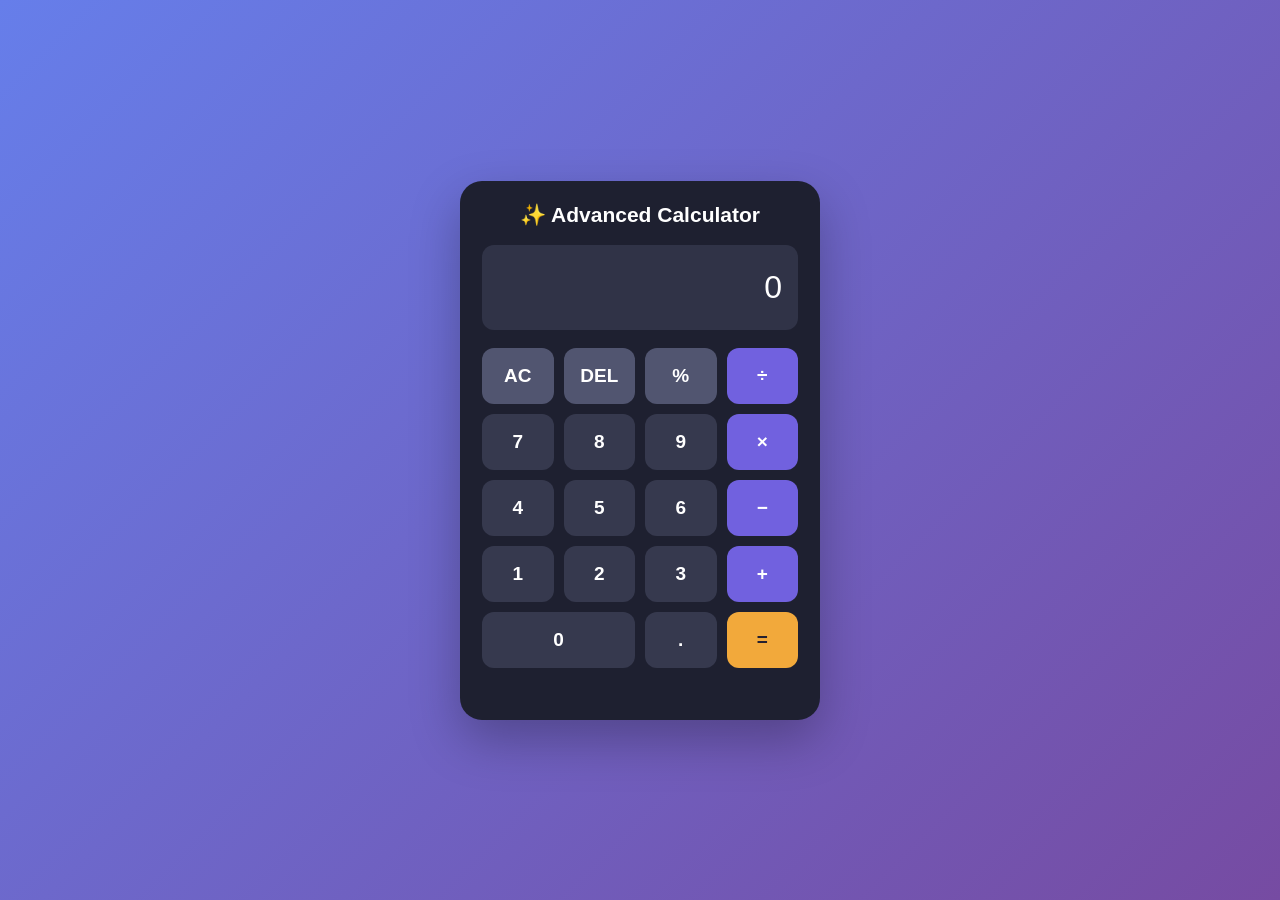
<file: advanced-calculator/index.html>
<!DOCTYPE html>
<html lang="en">
<head>
  <meta charset="UTF-8">
  <meta name="viewport" content="width=device-width, initial-scale=1.0">
  <title>Advanced Calculator | Sangeetha</title>
  <style>
    * { box-sizing: border-box; }

    body {
      margin: 0;
      min-height: 100vh;
      display: grid;
      place-items: center;
      padding: 20px;
      font-family: Arial, sans-serif;
      background: linear-gradient(135deg, #667eea, #764ba2);
    }

    .calculator {
      width: 100%;
      max-width: 360px;
      padding: 22px;
      border-radius: 22px;
      background: #1e2030;
      box-shadow: 0 20px 50px #0004;
    }

    h1 {
      color: white;
      font-size: 21px;
      text-align: center;
      margin: 0 0 18px;
    }

    #display {
      width: 100%;
      height: 85px;
      padding: 16px;
      margin-bottom: 18px;
      border: 0;
      border-radius: 12px;
      background: #303347;
      color: white;
      font-size: 32px;
      text-align: right;
      outline: none;
    }

    .buttons {
      display: grid;
      grid-template-columns: repeat(4, minmax(0, 1fr));
      gap: 10px;
    }

    button {
      min-height: 56px;
      border: 0;
      border-radius: 12px;
      font-size: 19px;
      font-weight: 600;
      background: #36394e;
      color: white;
      cursor: pointer;
    }

    button:hover { filter: brightness(1.2); }
    button:active { transform: scale(.97); }
    .utility { background: #515570; }
    .operator { background: #7161df; }
    .equals { background: #f2a93b; color: #242030; }
    .zero { grid-column: span 2; }

    #message {
      min-height: 18px;
      color: #ffcc77;
      font-size: 13px;
      text-align: center;
      margin: 12px 0 0;
    }
  </style>
</head>
<body>
  <main class="calculator">
    <h1>✨ Advanced Calculator</h1>

    <input id="display" type="text" value="0"
           aria-label="Calculator display" readonly>

    <div class="buttons">
      <button class="utility" data-action="clear">AC</button>
      <button class="utility" data-action="delete">DEL</button>
      <button class="utility" data-value="%">%</button>
      <button class="operator" data-value="÷">÷</button>

      <button data-value="7">7</button>
      <button data-value="8">8</button>
      <button data-value="9">9</button>
      <button class="operator" data-value="×">×</button>

      <button data-value="4">4</button>
      <button data-value="5">5</button>
      <button data-value="6">6</button>
      <button class="operator" data-value="-">−</button>

      <button data-value="1">1</button>
      <button data-value="2">2</button>
      <button data-value="3">3</button>
      <button class="operator" data-value="+">+</button>

      <button class="zero" data-value="0">0</button>
      <button data-value=".">.</button>
      <button class="equals" data-action="equals">=</button>
    </div>

    <p id="message" aria-live="polite"></p>
  </main>

  <script>
    const display = document.getElementById("display");
    const message = document.getElementById("message");
    let expression = "";
    let finished = false;

    function show() {
      display.value = expression || "0";
    }

    function clearAll() {
      expression = "";
      finished = false;
      message.textContent = "";
      show();
    }

    function calculate() {
      if (!expression) return;

      try {
        let input = expression.replace(/×/g, "*")
                              .replace(/÷/g, "/");

        if (!/^[0-9+\-*/%.()\s]+$/.test(input)) {
          throw new Error("Invalid expression");
        }

        // Evaluate only the calculator's validated arithmetic expression.
        const result = Function('"use strict"; return (' + input + ')')();

        if (typeof result !== "number" || !Number.isFinite(result)) {
          throw new Error("Invalid result");
        }

        expression = String(Number(result.toPrecision(12)));
        finished = true;
        message.textContent = "";
        show();
      } catch {
        message.textContent = "Invalid calculation. Press AC to restart.";
      }
    }

    document.querySelector(".buttons").addEventListener("click", event => {
      const button = event.target.closest("button");
      if (!button) return;

      const value = button.dataset.value;
      const action = button.dataset.action;
      message.textContent = "";

      if (action === "clear") {
        clearAll();
        return;
      }

      if (action === "delete") {
        expression = expression.slice(0, -1);
        finished = false;
        show();
        return;
      }

      if (action === "equals") {
        calculate();
        return;
      }

      if (value === "%") {
        const match = expression.match(/(\d+\.?\d*)$/);
        if (match) {
          const number = Number(match[0]) / 100;
          expression = expression.slice(0, -match[0].length) + number;
          finished = false;
          show();
        }
        return;
      }

      if (!value) return;

      if (finished && /[0-9.]/.test(value)) {
        expression = "";
      }
      finished = false;

      const operators = ["+", "-", "×", "÷"];

      if (operators.includes(value)) {
        if (!expression && value !== "-") return;

        if (operators.includes(expression.slice(-1))) {
          expression = expression.slice(0, -1);
        }
        expression += value;
      } else if (value === ".") {
        const currentNumber = expression.split(/[+\-×÷]/).pop();
        if (currentNumber.includes(".")) return;
        expression += currentNumber ? "." : "0.";
      } else {
        expression += value;
      }

      show();
    });
  </script>
</body>
</html>
</file>
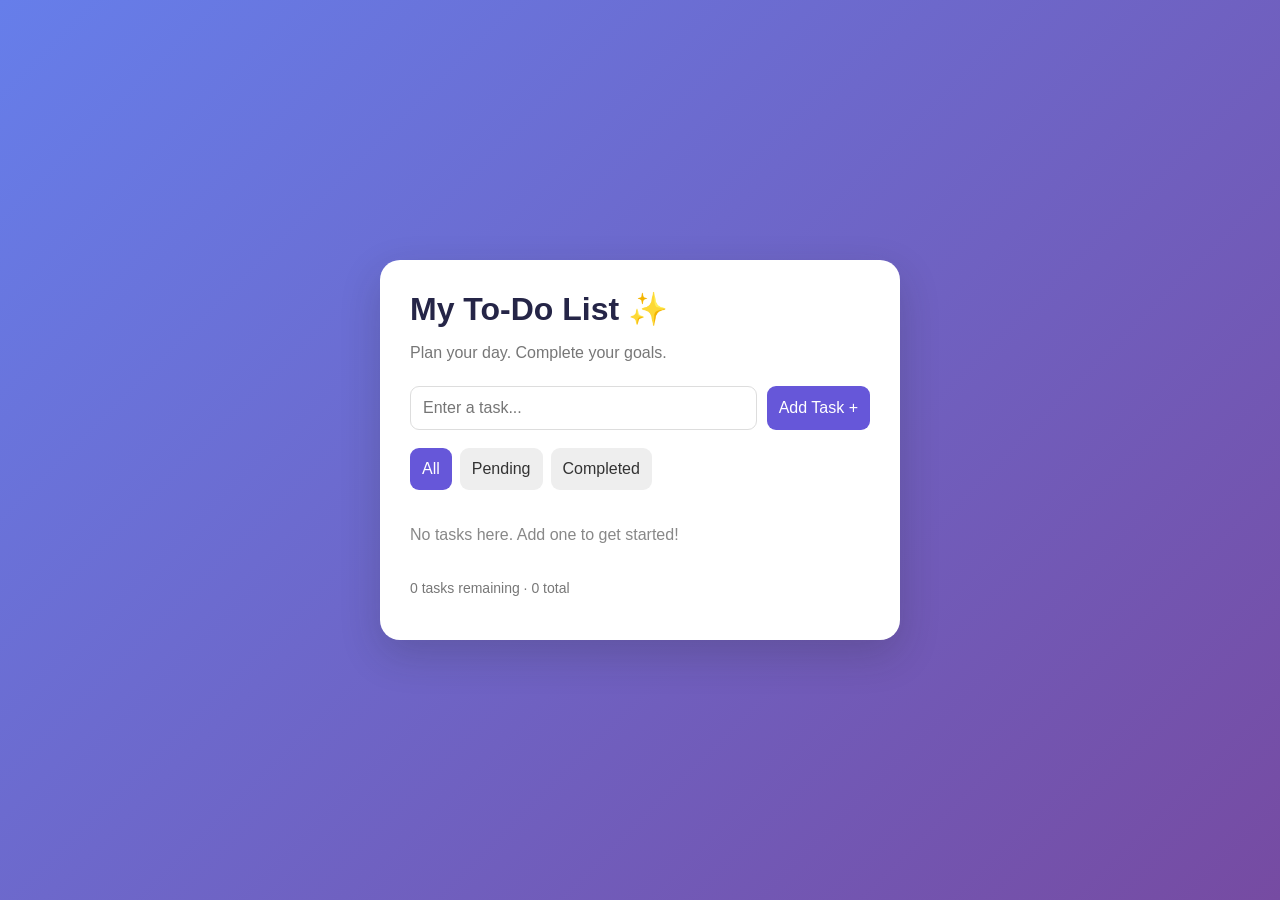
<file: advanced-todo-list/index.html>
<!DOCTYPE html>
<html lang="en">
<head>
  <meta charset="UTF-8">
  <meta name="viewport" content="width=device-width, initial-scale=1.0">
  <title>Advanced To-Do List | Sangeetha</title>
  <style>
    * { box-sizing: border-box; }

    body {
      margin: 0;
      min-height: 100vh;
      font-family: Arial, sans-serif;
      background: linear-gradient(135deg, #667eea, #764ba2);
      display: flex;
      justify-content: center;
      align-items: center;
      padding: 24px;
    }

    .app {
      width: 100%;
      max-width: 520px;
      background: white;
      padding: 30px;
      border-radius: 20px;
      box-shadow: 0 15px 40px #2223;
    }

    h1 { margin: 0 0 8px; color: #252547; }
    .subtitle { color: #777; margin-bottom: 24px; }

    .input-row {
      display: flex;
      gap: 10px;
    }

    input, select, button {
      font: inherit;
      border-radius: 9px;
      padding: 12px;
    }

    #taskInput {
      flex: 1;
      min-width: 0;
      border: 1px solid #ddd;
    }

    button {
      border: 0;
      cursor: pointer;
      background: #6657d9;
      color: white;
    }

    button:hover { opacity: 0.88; }

    .filters {
      display: flex;
      gap: 8px;
      margin: 18px 0;
      flex-wrap: wrap;
    }

    .filters button { background: #eee; color: #333; }
    .filters button.active { background: #6657d9; color: white; }

    #taskList { list-style: none; padding: 0; margin: 0; }

    .task {
      display: flex;
      align-items: center;
      gap: 10px;
      padding: 13px 0;
      border-bottom: 1px solid #eee;
    }

    .task input { width: 18px; height: 18px; }
    .task-text { flex: 1; overflow-wrap: anywhere; }
    .task.completed .task-text {
      text-decoration: line-through;
      color: #999;
    }

    .delete-btn { background: #ef4444; padding: 8px 10px; }
    #status { color: #777; font-size: 14px; margin-top: 18px; }

    @media (max-width: 420px) {
      .app { padding: 20px; }
      .input-row { flex-wrap: wrap; }
      #taskInput { flex-basis: 100%; }
    }
  </style>
</head>
<body>
  <main class="app">
    <h1>My To-Do List ✨</h1>
    <p class="subtitle">Plan your day. Complete your goals.</p>

    <form id="taskForm" class="input-row">
      <input id="taskInput" type="text"
             placeholder="Enter a task..." maxlength="150"
             aria-label="New task" required>
      <button type="submit">Add Task +</button>
    </form>

    <div class="filters" aria-label="Task filters">
      <button type="button" class="active" data-filter="all">All</button>
      <button type="button" data-filter="pending">Pending</button>
      <button type="button" data-filter="completed">Completed</button>
    </div>

    <ul id="taskList"></ul>
    <p id="status" aria-live="polite">0 tasks remaining</p>
  </main>

  <script>
    const form = document.getElementById("taskForm");
    const input = document.getElementById("taskInput");
    const list = document.getElementById("taskList");
    const status = document.getElementById("status");
    const filterButtons = document.querySelectorAll("[data-filter]");

    let tasks = JSON.parse(localStorage.getItem("sangeethaTasks") || "[]");
    let currentFilter = "all";

    function saveTasks() {
      localStorage.setItem("sangeethaTasks", JSON.stringify(tasks));
    }

    function renderTasks() {
      list.replaceChildren();

      const visibleTasks = tasks.filter(task => {
        if (currentFilter === "pending") return !task.completed;
        if (currentFilter === "completed") return task.completed;
        return true;
      });

      if (visibleTasks.length === 0) {
        const empty = document.createElement("li");
        empty.textContent = "No tasks here. Add one to get started!";
        empty.style.cssText = "padding:18px 0;color:#888";
        list.appendChild(empty);
      }

      visibleTasks.forEach(task => {
        const item = document.createElement("li");
        item.className = "task" + (task.completed ? " completed" : "");

        const checkbox = document.createElement("input");
        checkbox.type = "checkbox";
        checkbox.checked = task.completed;
        checkbox.setAttribute("aria-label", "Mark task complete");

        checkbox.addEventListener("change", () => {
          task.completed = checkbox.checked;
          saveTasks();
          renderTasks();
        });

        const text = document.createElement("span");
        text.className = "task-text";
        text.textContent = task.text;

        const remove = document.createElement("button");
        remove.type = "button";
        remove.className = "delete-btn";
        remove.textContent = "Delete";
        remove.setAttribute("aria-label", "Delete " + task.text);

        remove.addEventListener("click", () => {
          tasks = tasks.filter(item => item.id !== task.id);
          saveTasks();
          renderTasks();
        });

        item.append(checkbox, text, remove);
        list.appendChild(item);
      });

      const remaining = tasks.filter(task => !task.completed).length;
      status.textContent =
        `${remaining} task${remaining === 1 ? "" : "s"} remaining · ${tasks.length} total`;

      filterButtons.forEach(button => {
        button.classList.toggle(
          "active", button.dataset.filter === currentFilter
        );
      });
    }

    form.addEventListener("submit", event => {
      event.preventDefault();
      const text = input.value.trim();
      if (!text) return;

      tasks.push({
        id: Date.now() + Math.random(),
        text,
        completed: false
      });

      saveTasks();
      input.value = "";
      currentFilter = "all";
      renderTasks();
      input.focus();
    });

    filterButtons.forEach(button => {
      button.addEventListener("click", () => {
        currentFilter = button.dataset.filter;
        renderTasks();
      });
    });

    renderTasks();
  </script>
</body>
</html>
</file>
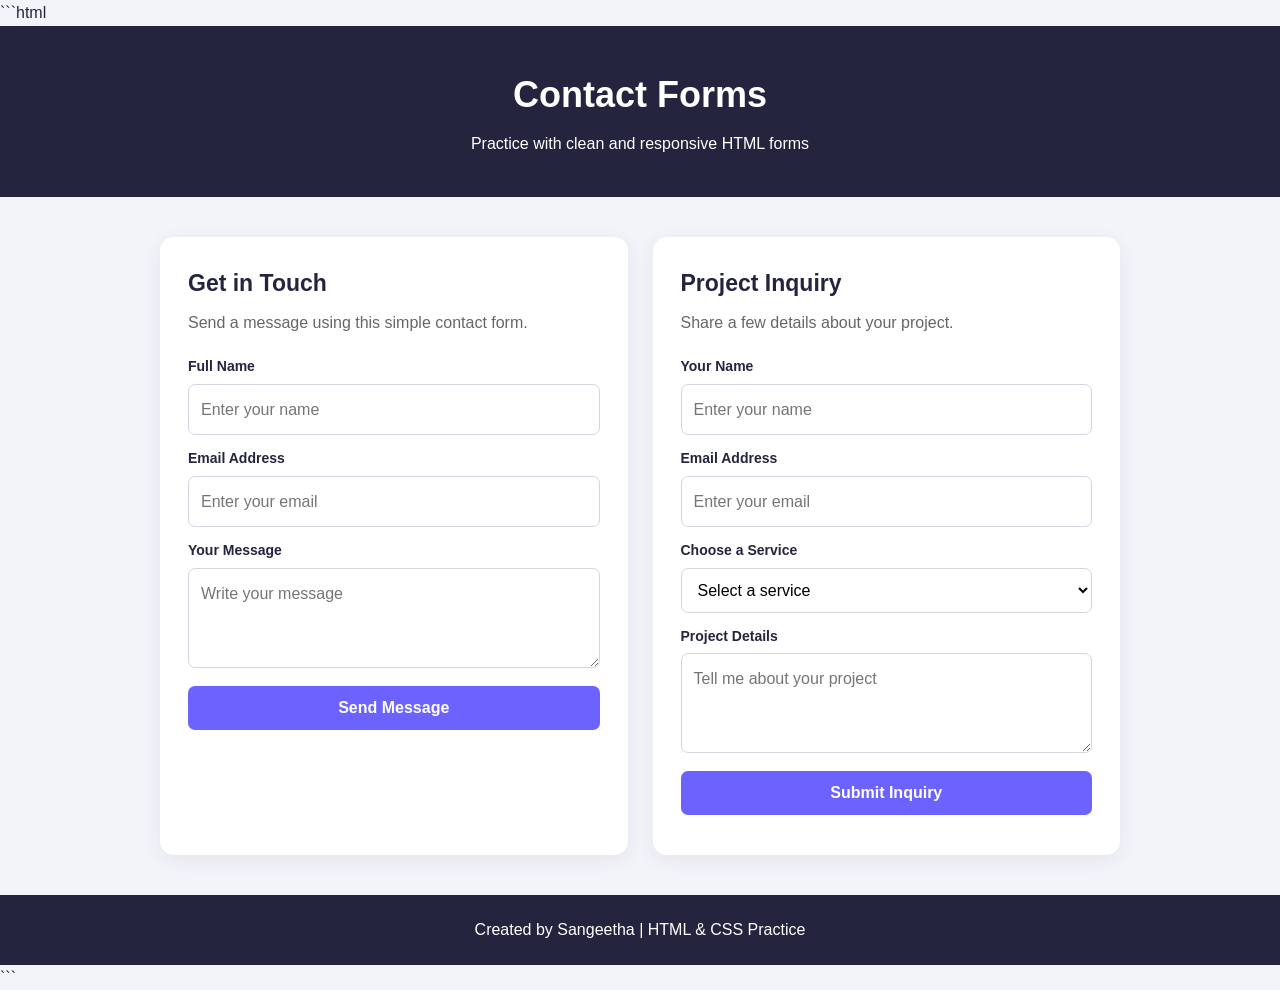
<file: contact-forms/index.html>
```html
<!DOCTYPE html>
<html lang="en">
<head>
    <meta charset="UTF-8">
    <meta name="viewport" content="width=device-width, initial-scale=1.0">
    <title>Contact Forms | Sangeetha</title>

    <style>
        * {
            margin: 0;
            padding: 0;
            box-sizing: border-box;
        }

        body {
            font-family: Arial, sans-serif;
            background: #f3f4fa;
            color: #24243e;
            line-height: 1.6;
        }

        header {
            background: #24243e;
            color: white;
            text-align: center;
            padding: 40px 20px;
        }

        header h1 {
            font-size: 36px;
            margin-bottom: 8px;
        }

        main {
            max-width: 1000px;
            margin: 40px auto;
            padding: 0 20px;
        }

        .forms-grid {
            display: grid;
            grid-template-columns: repeat(2, minmax(0, 1fr));
            gap: 25px;
        }

        .form-card {
            background: white;
            padding: 28px;
            border-radius: 14px;
            box-shadow: 0 5px 20px #24243e12;
        }

        .form-card h2 {
            margin-bottom: 8px;
            font-size: 23px;
        }

        .form-card > p {
            color: #666;
            margin-bottom: 20px;
        }

        label {
            display: block;
            margin: 12px 0 6px;
            font-weight: bold;
            font-size: 14px;
        }

        input,
        textarea,
        select {
            width: 100%;
            padding: 12px;
            border: 1px solid #d5d6e0;
            border-radius: 7px;
            font: inherit;
            background: white;
        }

        textarea {
            min-height: 100px;
            resize: vertical;
        }

        input:focus,
        textarea:focus,
        select:focus {
            outline: 2px solid #6c63ff;
            border-color: #6c63ff;
        }

        button {
            width: 100%;
            margin-top: 18px;
            padding: 13px;
            background: #6c63ff;
            color: white;
            border: none;
            border-radius: 7px;
            font-size: 16px;
            font-weight: bold;
            cursor: pointer;
        }

        button:hover {
            background: #5148e5;
        }

        .message {
            margin-top: 12px;
            color: #267348;
            font-size: 14px;
        }

        footer {
            text-align: center;
            padding: 22px;
            margin-top: 40px;
            background: #24243e;
            color: white;
        }

        @media (max-width: 650px) {
            .forms-grid {
                grid-template-columns: 1fr;
            }

            header h1 {
                font-size: 29px;
            }
        }
    </style>
</head>

<body>

    <header>
        <h1>Contact Forms</h1>
        <p>Practice with clean and responsive HTML forms</p>
    </header>

    <main>
        <div class="forms-grid">

            <section class="form-card">
                <h2>Get in Touch</h2>
                <p>Send a message using this simple contact form.</p>

                <form class="demo-form">
                    <label for="name">Full Name</label>
                    <input id="name" name="name" type="text"
                           placeholder="Enter your name" required>

                    <label for="email">Email Address</label>
                    <input id="email" name="email" type="email"
                           placeholder="Enter your email" required>

                    <label for="message">Your Message</label>
                    <textarea id="message" name="message"
                              placeholder="Write your message" required></textarea>

                    <button type="submit">Send Message</button>
                    <p class="message" aria-live="polite"></p>
                </form>
            </section>

            <section class="form-card">
                <h2>Project Inquiry</h2>
                <p>Share a few details about your project.</p>

                <form class="demo-form">
                    <label for="project-name">Your Name</label>
                    <input id="project-name" name="project-name"
                           type="text" placeholder="Enter your name" required>

                    <label for="project-email">Email Address</label>
                    <input id="project-email" name="project-email"
                           type="email" placeholder="Enter your email" required>

                    <label for="service">Choose a Service</label>
                    <select id="service" name="service" required>
                        <option value="">Select a service</option>
                        <option>Website Design</option>
                        <option>Landing Page</option>
                        <option>Responsive Design</option>
                    </select>

                    <label for="details">Project Details</label>
                    <textarea id="details" name="details"
                              placeholder="Tell me about your project" required></textarea>

                    <button type="submit">Submit Inquiry</button>
                    <p class="message" aria-live="polite"></p>
                </form>
            </section>

        </div>
    </main>

    <footer>
        <p>Created by Sangeetha | HTML & CSS Practice</p>
    </footer>

    <script>
        document.querySelectorAll(".demo-form").forEach(function(form) {
            form.addEventListener("submit", function(event) {
                event.preventDefault();
                form.querySelector(".message").textContent =
                    "Demo only — your message was not sent.";
            });
        });
    </script>

</body>
</html>
```
</file>
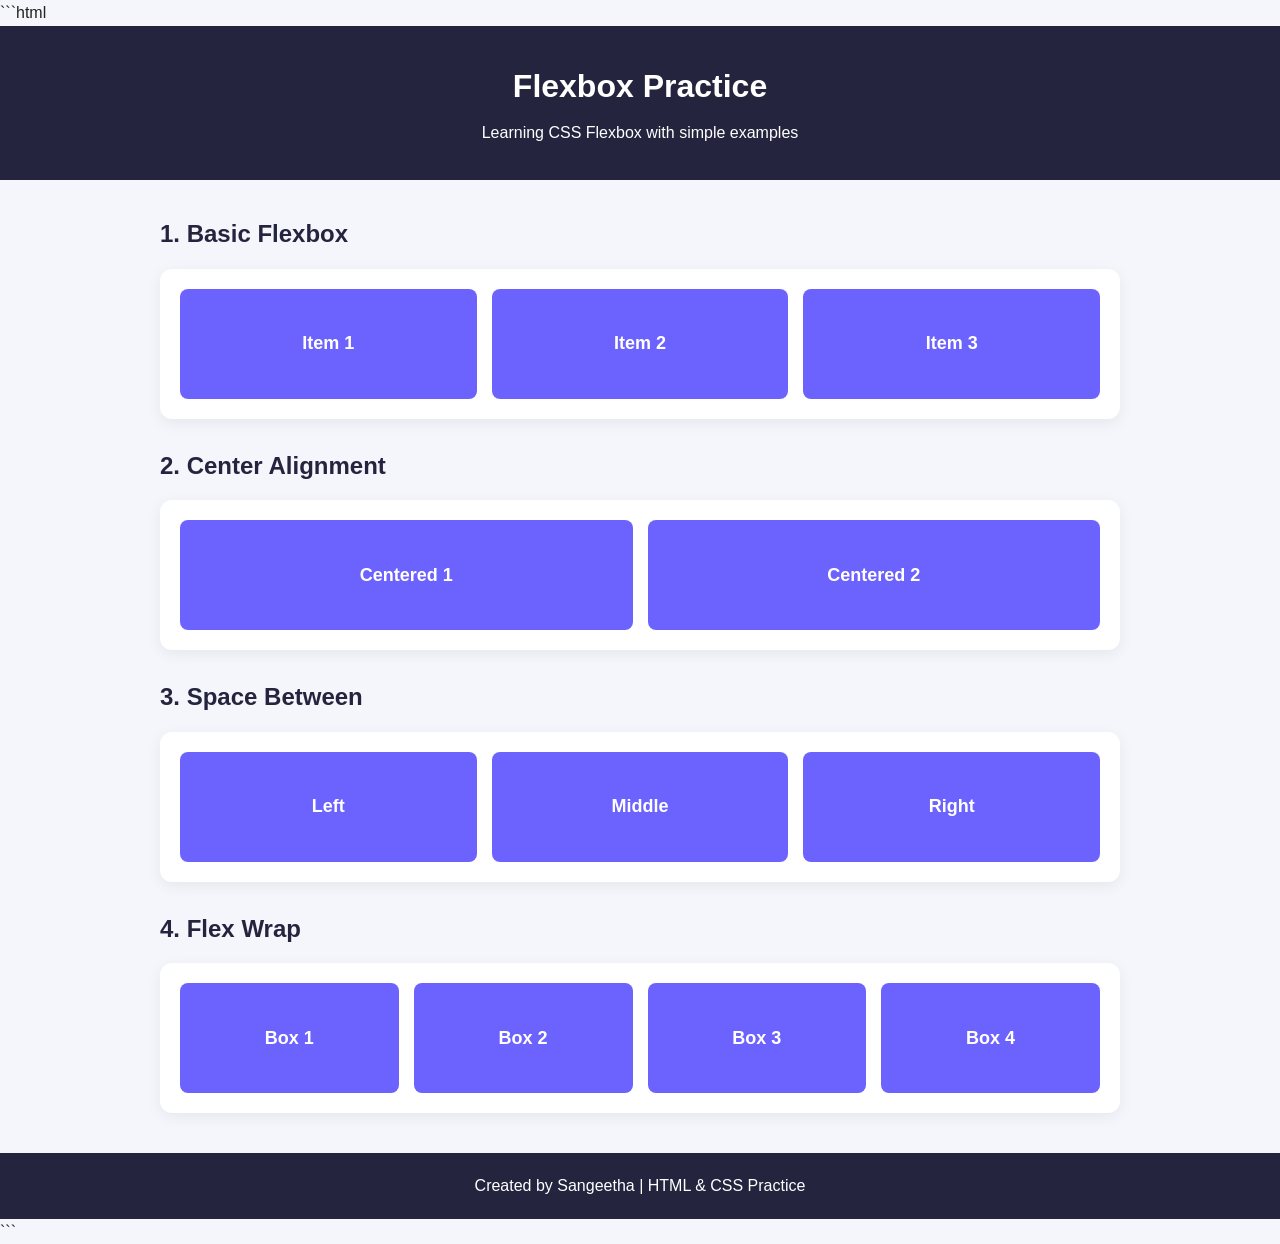
<file: flexbox-practice/index.html>
```html
<!DOCTYPE html>
<html lang="en">
<head>
    <meta charset="UTF-8">
    <meta name="viewport" content="width=device-width, initial-scale=1.0">
    <title>Flexbox Practice | Sangeetha</title>

    <style>
        * {
            margin: 0;
            padding: 0;
            box-sizing: border-box;
        }

        body {
            font-family: Arial, sans-serif;
            background: #f4f6fb;
            color: #222;
            line-height: 1.6;
        }

        header {
            background: #24243e;
            color: white;
            text-align: center;
            padding: 35px 20px;
        }

        header h1 {
            margin-bottom: 8px;
        }

        main {
            max-width: 1000px;
            margin: 35px auto;
            padding: 0 20px;
        }

        .section-title {
            margin: 28px 0 15px;
            color: #24243e;
        }

        .flex-container {
            display: flex;
            gap: 15px;
            padding: 20px;
            background: white;
            border-radius: 12px;
            box-shadow: 0 4px 15px #00000010;
        }

        .card {
            flex: 1;
            min-height: 110px;
            display: flex;
            justify-content: center;
            align-items: center;
            border-radius: 8px;
            background: #6c63ff;
            color: white;
            font-size: 18px;
            font-weight: bold;
        }

        .center-container {
            justify-content: center;
        }

        .space-container {
            justify-content: space-between;
        }

        .wrap-container {
            flex-wrap: wrap;
        }

        .wrap-container .card {
            flex: 1 1 180px;
        }

        footer {
            margin-top: 40px;
            padding: 20px;
            text-align: center;
            background: #24243e;
            color: white;
        }

        @media (max-width: 600px) {
            .flex-container {
                flex-direction: column;
            }

            .wrap-container {
                flex-direction: row;
            }
        }
    </style>
</head>

<body>

    <header>
        <h1>Flexbox Practice</h1>
        <p>Learning CSS Flexbox with simple examples</p>
    </header>

    <main>
        <h2 class="section-title">1. Basic Flexbox</h2>
        <div class="flex-container">
            <div class="card">Item 1</div>
            <div class="card">Item 2</div>
            <div class="card">Item 3</div>
        </div>

        <h2 class="section-title">2. Center Alignment</h2>
        <div class="flex-container center-container">
            <div class="card">Centered 1</div>
            <div class="card">Centered 2</div>
        </div>

        <h2 class="section-title">3. Space Between</h2>
        <div class="flex-container space-container">
            <div class="card">Left</div>
            <div class="card">Middle</div>
            <div class="card">Right</div>
        </div>

        <h2 class="section-title">4. Flex Wrap</h2>
        <div class="flex-container wrap-container">
            <div class="card">Box 1</div>
            <div class="card">Box 2</div>
            <div class="card">Box 3</div>
            <div class="card">Box 4</div>
        </div>
    </main>

    <footer>
        <p>Created by Sangeetha | HTML & CSS Practice</p>
    </footer>

</body>
</html>
```
</file>
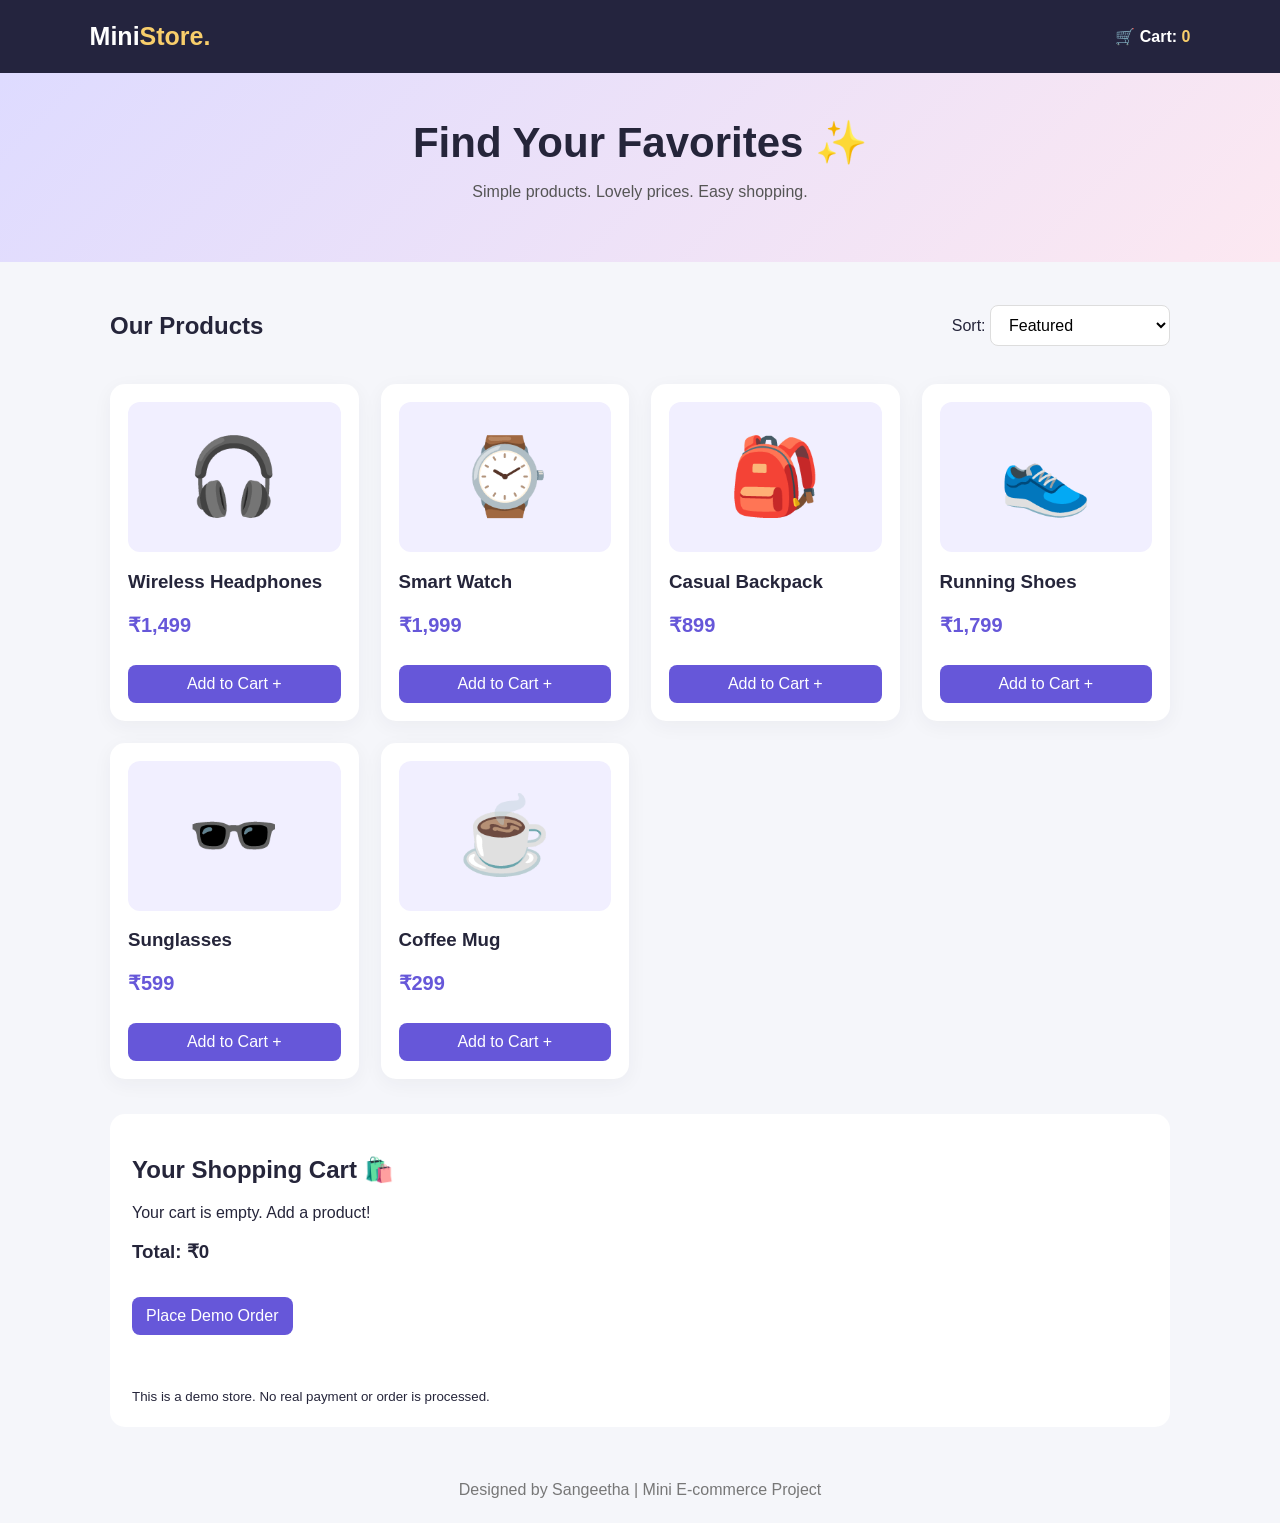
<file: mini-ecommerce/index.html>
<!DOCTYPE html>
<html lang="en">
<head>
  <meta charset="UTF-8">
  <meta name="viewport" content="width=device-width, initial-scale=1.0">
  <title>Mini Store | Sangeetha</title>
  <style>
    * { box-sizing: border-box; }

    body {
      margin: 0;
      font-family: Arial, sans-serif;
      background: #f5f6fa;
      color: #25253a;
    }

    header {
      background: #24243e;
      color: white;
      padding: 22px 7%;
      display: flex;
      justify-content: space-between;
      align-items: center;
      gap: 12px;
      flex-wrap: wrap;
    }

    header h1 { margin: 0; font-size: 25px; }
    header span { color: #f8ce6b; }

    .hero {
      text-align: center;
      padding: 45px 20px;
      background: linear-gradient(135deg, #dedbff, #fce8f1);
    }

    .hero h2 { font-size: clamp(28px, 5vw, 42px); margin: 0 0 12px; }
    .hero p { color: #555; }

    .container { max-width: 1100px; margin: auto; padding: 30px 20px; }

    .toolbar {
      display: flex;
      justify-content: space-between;
      align-items: center;
      gap: 12px;
      flex-wrap: wrap;
      margin-bottom: 24px;
    }

    select, button {
      font: inherit;
      padding: 10px 14px;
      border-radius: 8px;
    }

    select { border: 1px solid #ddd; background: white; }

    .products {
      display: grid;
      grid-template-columns: repeat(auto-fit, minmax(220px, 1fr));
      gap: 22px;
    }

    .card {
      background: white;
      padding: 18px;
      border-radius: 15px;
      box-shadow: 0 5px 20px #25253a0c;
    }

    .product-image {
      height: 150px;
      display: grid;
      place-items: center;
      font-size: 75px;
      background: #f1efff;
      border-radius: 12px;
    }

    .card h3 { margin-bottom: 8px; }
    .price { font-weight: bold; font-size: 20px; color: #6657d9; }

    button {
      border: 0;
      cursor: pointer;
      background: #6657d9;
      color: white;
    }

    button:hover { opacity: .86; }
    .add-btn { width: 100%; margin-top: 8px; }

    .cart {
      margin-top: 35px;
      background: white;
      padding: 22px;
      border-radius: 15px;
    }

    .cart-row {
      display: flex;
      justify-content: space-between;
      align-items: center;
      gap: 12px;
      padding: 12px 0;
      border-bottom: 1px solid #eee;
    }

    .cart-row span { overflow-wrap: anywhere; }
    .remove-btn { background: #e84d5b; padding: 7px 10px; }
    .checkout { margin-top: 15px; }

    #message { color: #23834b; min-height: 20px; }
    footer { text-align: center; padding: 24px; color: #777; }

    @media (max-width: 480px) {
      header { padding: 18px; }
      .cart-row { flex-wrap: wrap; }
    }
  </style>
</head>
<body>
  <header>
    <h1>Mini<span>Store.</span></h1>
    <strong>🛒 Cart: <span id="cartCount">0</span></strong>
  </header>

  <section class="hero">
    <h2>Find Your Favorites ✨</h2>
    <p>Simple products. Lovely prices. Easy shopping.</p>
  </section>

  <main class="container">
    <div class="toolbar">
      <h2>Our Products</h2>
      <label>
        Sort:
        <select id="sort">
          <option value="default">Featured</option>
          <option value="low">Price: Low to High</option>
          <option value="high">Price: High to Low</option>
        </select>
      </label>
    </div>

    <section class="products" id="products"></section>

    <section class="cart">
      <h2>Your Shopping Cart 🛍️</h2>
      <div id="cartItems"></div>
      <h3>Total: ₹<span id="total">0</span></h3>
      <button class="checkout" id="checkout">Place Demo Order</button>
      <p id="message" aria-live="polite"></p>
      <small>This is a demo store. No real payment or order is processed.</small>
    </section>
  </main>

  <footer>Designed by Sangeetha | Mini E-commerce Project</footer>

  <script>
    const products = [
      { id: 1, name: "Wireless Headphones", price: 1499, emoji: "🎧" },
      { id: 2, name: "Smart Watch", price: 1999, emoji: "⌚" },
      { id: 3, name: "Casual Backpack", price: 899, emoji: "🎒" },
      { id: 4, name: "Running Shoes", price: 1799, emoji: "👟" },
      { id: 5, name: "Sunglasses", price: 599, emoji: "🕶️" },
      { id: 6, name: "Coffee Mug", price: 299, emoji: "☕" }
    ];

    let cart = [];

    const productsEl = document.getElementById("products");
    const cartItemsEl = document.getElementById("cartItems");
    const totalEl = document.getElementById("total");
    const cartCountEl = document.getElementById("cartCount");
    const messageEl = document.getElementById("message");

    function renderProducts() {
      let items = [...products];
      const sort = document.getElementById("sort").value;

      if (sort === "low") items.sort((a, b) => a.price - b.price);
      if (sort === "high") items.sort((a, b) => b.price - a.price);

      productsEl.replaceChildren();

      items.forEach(product => {
        const card = document.createElement("article");
        card.className = "card";

        const image = document.createElement("div");
        image.className = "product-image";
        image.textContent = product.emoji;
        image.setAttribute("aria-hidden", "true");

        const name = document.createElement("h3");
        name.textContent = product.name;

        const price = document.createElement("p");
        price.className = "price";
        price.textContent = "₹" + product.price.toLocaleString("en-IN");

        const button = document.createElement("button");
        button.className = "add-btn";
        button.textContent = "Add to Cart +";
        button.addEventListener("click", () => addToCart(product.id));

        card.append(image, name, price, button);
        productsEl.appendChild(card);
      });
    }

    function addToCart(id) {
      const existing = cart.find(item => item.id === id);

      if (existing) {
        existing.quantity++;
      } else {
        const product = products.find(item => item.id === id);
        cart.push({ ...product, quantity: 1 });
      }

      messageEl.textContent = "";
      renderCart();
    }

    function renderCart() {
      cartItemsEl.replaceChildren();
      let total = 0;
      let count = 0;

      cart.forEach(item => {
        total += item.price * item.quantity;
        count += item.quantity;

        const row = document.createElement("div");
        row.className = "cart-row";

        const name = document.createElement("span");
        name.textContent = `${item.emoji} ${item.name} × ${item.quantity}`;

        const price = document.createElement("strong");
        price.textContent = "₹" + (item.price * item.quantity).toLocaleString("en-IN");

        const remove = document.createElement("button");
        remove.className = "remove-btn";
        remove.textContent = "Remove";
        remove.addEventListener("click", () => {
          cart = cart.filter(product => product.id !== item.id);
          renderCart();
          messageEl.textContent = "";
        });

        row.append(name, price, remove);
        cartItemsEl.appendChild(row);
      });

      if (cart.length === 0) {
        cartItemsEl.textContent = "Your cart is empty. Add a product!";
      }

      totalEl.textContent = total.toLocaleString("en-IN");
      cartCountEl.textContent = count;
    }

    document.getElementById("sort").addEventListener("change", renderProducts);

    document.getElementById("checkout").addEventListener("click", () => {
      if (cart.length === 0) {
        messageEl.textContent = "Please add a product first.";
        return;
      }

      messageEl.textContent = "Demo order placed successfully! 🎉";
      cart = [];
      renderCart();
    });

    renderProducts();
    renderCart();
  </script>
</body>
</html>
</file>
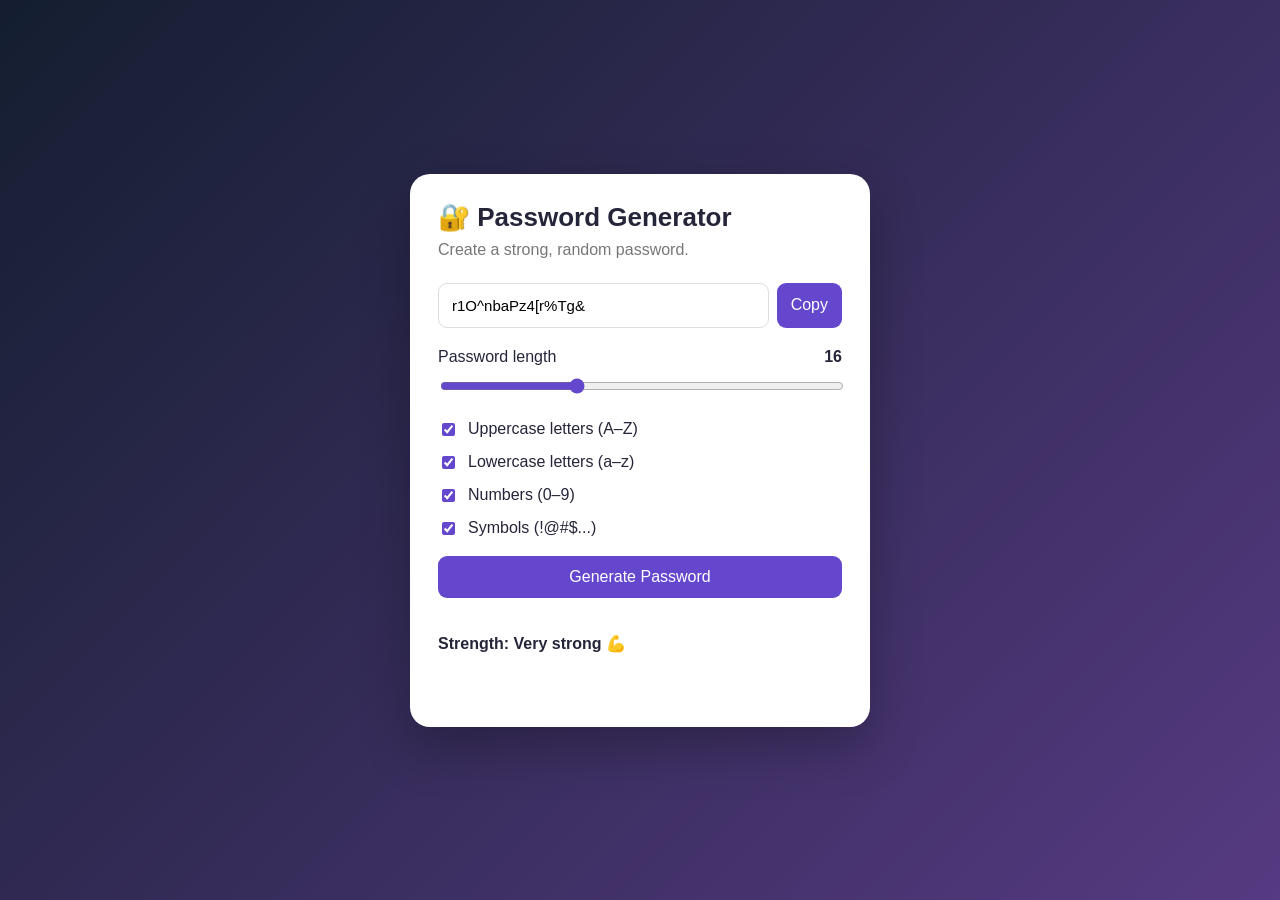
<file: password-generator/index.html>
<!DOCTYPE html>
<html lang="en">
<head>
  <meta charset="UTF-8">
  <meta name="viewport" content="width=device-width, initial-scale=1.0">
  <title>Password Generator | Sangeetha</title>
  <style>
    * { box-sizing: border-box; }

    body {
      margin: 0;
      min-height: 100vh;
      display: grid;
      place-items: center;
      padding: 20px;
      font-family: Arial, sans-serif;
      background: linear-gradient(135deg, #141e30, #563a82);
      color: #25253a;
    }

    .app {
      width: 100%;
      max-width: 460px;
      padding: 28px;
      border-radius: 20px;
      background: #fff;
      box-shadow: 0 20px 50px #0004;
    }

    h1 { margin: 0 0 8px; font-size: 26px; }
    .subtitle { color: #777; margin: 0 0 24px; }

    .password-row {
      display: flex;
      gap: 8px;
      margin-bottom: 20px;
    }

    #password {
      min-width: 0;
      flex: 1;
      padding: 13px;
      border: 1px solid #ddd;
      border-radius: 9px;
      font-size: 15px;
    }

    button {
      padding: 12px 14px;
      border: 0;
      border-radius: 9px;
      color: white;
      background: #6547ce;
      font: inherit;
      cursor: pointer;
    }

    button:hover { opacity: .88; }

    .generate { width: 100%; margin: 18px 0; }

    .length-row {
      display: flex;
      justify-content: space-between;
      gap: 12px;
      margin-bottom: 10px;
    }

    input[type="range"] { width: 100%; accent-color: #6547ce; }

    .options {
      display: grid;
      gap: 14px;
      margin-top: 22px;
    }

    .options label { display: flex; gap: 10px; align-items: center; }
    .options input { accent-color: #6547ce; }

    #strength {
      font-weight: bold;
      margin: 18px 0 0;
    }

    #message {
      min-height: 18px;
      color: #23834b;
      font-size: 14px;
    }

    @media (max-width: 380px) {
      .app { padding: 20px; }
      .password-row { flex-wrap: wrap; }
      #password { flex-basis: 100%; }
    }
  </style>
</head>
<body>
  <main class="app">
    <h1>🔐 Password Generator</h1>
    <p class="subtitle">Create a strong, random password.</p>

    <div class="password-row">
      <input id="password" type="text"
             placeholder="Your password appears here"
             readonly aria-label="Generated password">
      <button type="button" id="copy">Copy</button>
    </div>

    <div class="length-row">
      <label for="length">Password length</label>
      <strong id="lengthValue">16</strong>
    </div>

    <input id="length" type="range" min="8" max="32" value="16">

    <div class="options">
      <label><input id="uppercase" type="checkbox" checked> Uppercase letters (A–Z)</label>
      <label><input id="lowercase" type="checkbox" checked> Lowercase letters (a–z)</label>
      <label><input id="numbers" type="checkbox" checked> Numbers (0–9)</label>
      <label><input id="symbols" type="checkbox" checked> Symbols (!@#$...)</label>
    </div>

    <button type="button" class="generate" id="generate">
      Generate Password
    </button>

    <p id="strength">Strength: —</p>
    <p id="message" aria-live="polite"></p>
  </main>

  <script>
    const passwordOutput = document.getElementById("password");
    const lengthInput = document.getElementById("length");
    const lengthValue = document.getElementById("lengthValue");
    const message = document.getElementById("message");
    const strength = document.getElementById("strength");

    function secureRandom(max) {
      const values = new Uint32Array(1);
      const limit = Math.floor(4294967296 / max) * max;

      do {
        crypto.getRandomValues(values);
      } while (values[0] >= limit);

      return values[0] % max;
    }

    function shuffle(array) {
      for (let i = array.length - 1; i > 0; i--) {
        const j = secureRandom(i + 1);
        [array[i], array[j]] = [array[j], array[i]];
      }
      return array;
    }

    function generatePassword() {
      const groups = [];

      if (document.getElementById("uppercase").checked)
        groups.push("ABCDEFGHIJKLMNOPQRSTUVWXYZ");
      if (document.getElementById("lowercase").checked)
        groups.push("abcdefghijklmnopqrstuvwxyz");
      if (document.getElementById("numbers").checked)
        groups.push("0123456789");
      if (document.getElementById("symbols").checked)
        groups.push("!@#$%^&*()-_=+[]{}?");

      if (groups.length === 0) {
        passwordOutput.value = "";
        strength.textContent = "Strength: —";
        message.textContent = "Select at least one character option.";
        return;
      }

      const allCharacters = groups.join("");
      const length = Number(lengthInput.value);
      const result = groups.map(group => group[secureRandom(group.length)]);

      while (result.length < length) {
        result.push(allCharacters[secureRandom(allCharacters.length)]);
      }

      passwordOutput.value = shuffle(result).join("");
      message.textContent = "";

      let score = groups.length;
      if (length >= 12) score++;
      if (length >= 16) score++;

      const label = score >= 5 ? "Very strong 💪"
                  : score >= 4 ? "Strong ✅"
                  : score >= 3 ? "Medium ⚠️"
                  : "Basic ⚠️";

      strength.textContent = "Strength: " + label;
    }

    lengthInput.addEventListener("input", () => {
      lengthValue.textContent = lengthInput.value;
    });

    document.getElementById("generate").addEventListener("click", generatePassword);

    document.getElementById("copy").addEventListener("click", async () => {
      if (!passwordOutput.value) {
        message.textContent = "Generate a password first.";
        return;
      }

      try {
        await navigator.clipboard.writeText(passwordOutput.value);
        message.textContent = "Password copied!";
      } catch {
        passwordOutput.select();
        const copied = document.execCommand("copy");
        message.textContent = copied
          ? "Password copied!"
          : "Copy failed. Please select and copy manually.";
      }
    });

    generatePassword();
  </script>
</body>
</html>
</file>
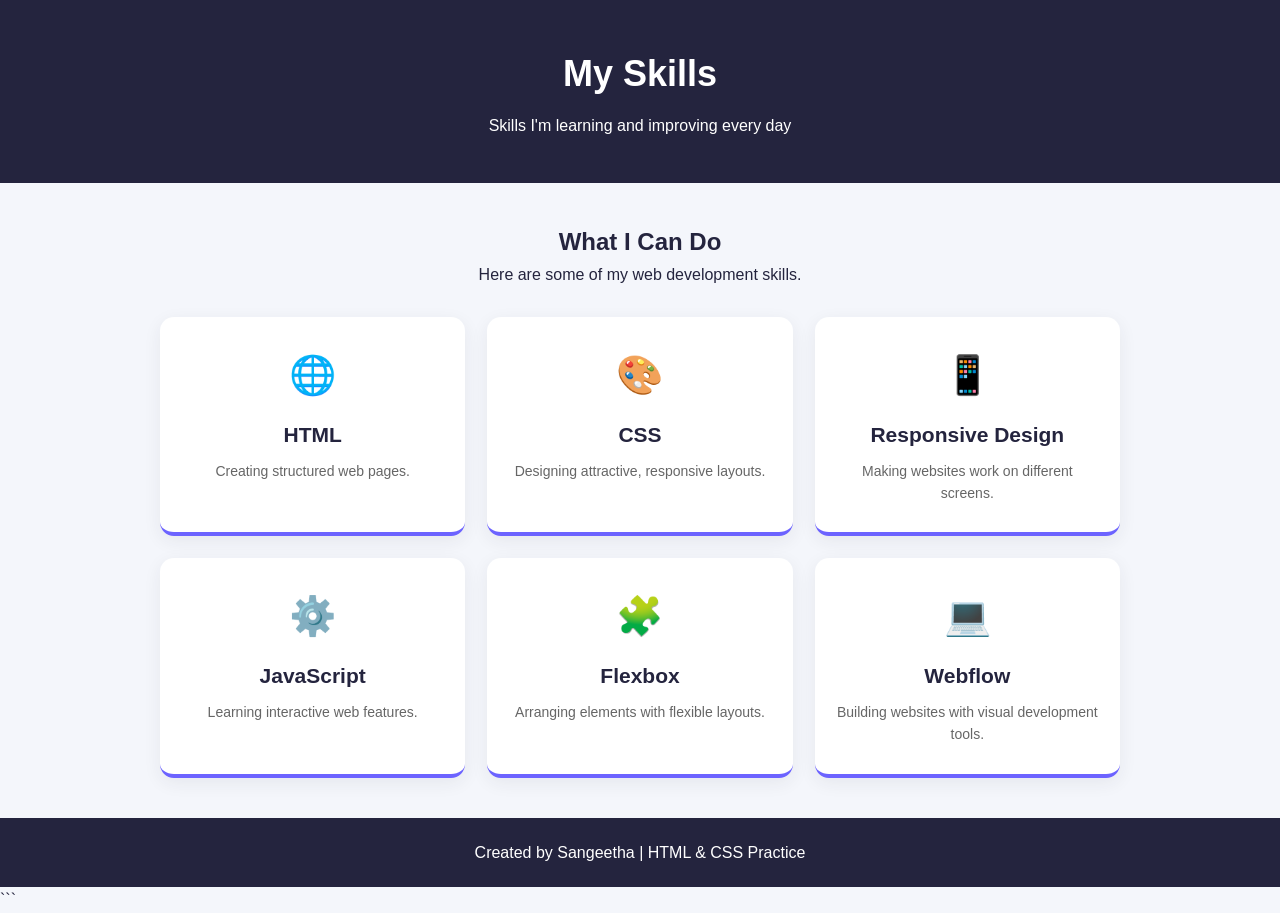
<file: skills-cards/index.html>
<!DOCTYPE html>
<html lang="en">
<head>
    <meta charset="UTF-8">
    <meta name="viewport" content="width=device-width, initial-scale=1.0">
    <title>My Skills Cards | Sangeetha</title>

    <style>
        * {
            margin: 0;
            padding: 0;
            box-sizing: border-box;
        }

        body {
            font-family: Arial, sans-serif;
            background: #f4f6fb;
            color: #24243e;
            line-height: 1.6;
        }

        header {
            text-align: center;
            padding: 45px 20px;
            background: #24243e;
            color: white;
        }

        header h1 {
            font-size: 36px;
            margin-bottom: 10px;
        }

        main {
            max-width: 1000px;
            margin: 40px auto;
            padding: 0 20px;
        }

        .intro {
            text-align: center;
            margin-bottom: 30px;
        }

        .skills-grid {
            display: grid;
            grid-template-columns: repeat(3, 1fr);
            gap: 22px;
        }

        .skill-card {
            background: white;
            padding: 28px 20px;
            text-align: center;
            border-radius: 14px;
            box-shadow: 0 5px 18px #24243e12;
            border-bottom: 4px solid #6c63ff;
            transition: transform 0.3s ease;
        }

        .skill-card:hover {
            transform: translateY(-6px);
        }

        .skill-icon {
            font-size: 38px;
            margin-bottom: 12px;
        }

        .skill-card h2 {
            font-size: 21px;
            margin-bottom: 8px;
        }

        .skill-card p {
            color: #666;
            font-size: 14px;
        }

        footer {
            text-align: center;
            padding: 22px;
            background: #24243e;
            color: white;
            margin-top: 40px;
        }

        @media (max-width: 700px) {
            .skills-grid {
                grid-template-columns: repeat(2, 1fr);
            }
        }

        @media (max-width: 450px) {
            .skills-grid {
                grid-template-columns: 1fr;
            }

            header h1 {
                font-size: 29px;
            }
        }
    </style>
</head>

<body>

    <header>
        <h1>My Skills</h1>
        <p>Skills I'm learning and improving every day</p>
    </header>

    <main>
        <div class="intro">
            <h2>What I Can Do</h2>
            <p>Here are some of my web development skills.</p>
        </div>

        <div class="skills-grid">

            <div class="skill-card">
                <div class="skill-icon">🌐</div>
                <h2>HTML</h2>
                <p>Creating structured web pages.</p>
            </div>

            <div class="skill-card">
                <div class="skill-icon">🎨</div>
                <h2>CSS</h2>
                <p>Designing attractive, responsive layouts.</p>
            </div>

            <div class="skill-card">
                <div class="skill-icon">📱</div>
                <h2>Responsive Design</h2>
                <p>Making websites work on different screens.</p>
            </div>

            <div class="skill-card">
                <div class="skill-icon">⚙️</div>
                <h2>JavaScript</h2>
                <p>Learning interactive web features.</p>
            </div>

            <div class="skill-card">
                <div class="skill-icon">🧩</div>
                <h2>Flexbox</h2>
                <p>Arranging elements with flexible layouts.</p>
            </div>

            <div class="skill-card">
                <div class="skill-icon">💻</div>
                <h2>Webflow</h2>
                <p>Building websites with visual development tools.</p>
            </div>

        </div>
    </main>

    <footer>
        <p>Created by Sangeetha | HTML & CSS Practice</p>
    </footer>

</body>
</html>
```
</file>
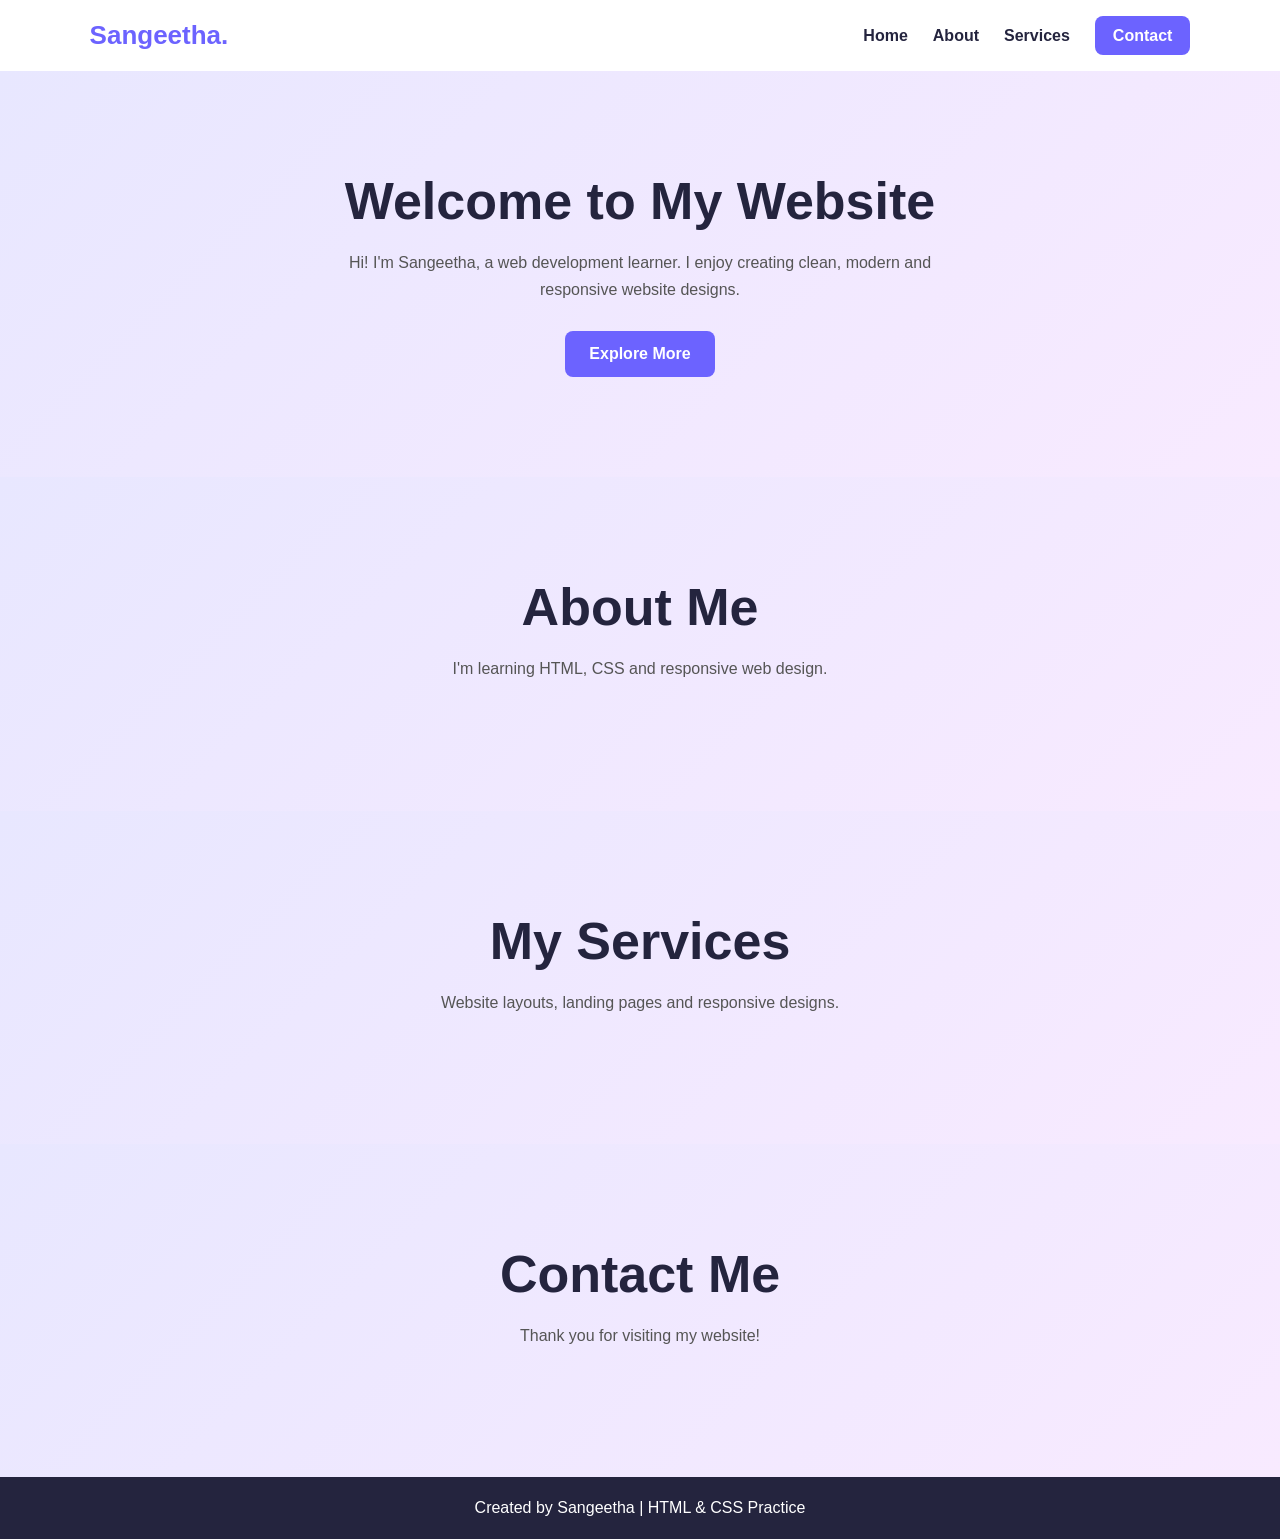
<file: website-header/index.html>
<!DOCTYPE html>
<html lang="en">
<head>
    <meta charset="UTF-8">
    <meta name="viewport" content="width=device-width, initial-scale=1.0">
    <title>My Website Header | Sangeetha</title>

    <style>
        * {
            margin: 0;
            padding: 0;
            box-sizing: border-box;
        }

        body {
            font-family: Arial, sans-serif;
            background: #f4f6fb;
            color: #24243e;
        }

        .navbar {
            background: white;
            padding: 20px 7%;
            display: flex;
            justify-content: space-between;
            align-items: center;
            gap: 20px;
            box-shadow: 0 3px 15px #00000010;
        }

        .logo {
            font-size: 26px;
            font-weight: bold;
            color: #6c63ff;
        }

        .nav-links {
            display: flex;
            align-items: center;
            gap: 25px;
            list-style: none;
        }

        .nav-links a {
            text-decoration: none;
            color: #24243e;
            font-weight: 600;
        }

        .nav-links a:hover {
            color: #6c63ff;
        }

        .nav-button {
            background: #6c63ff;
            color: white !important;
            padding: 11px 18px;
            border-radius: 8px;
        }

        .hero {
            text-align: center;
            padding: 100px 20px;
            background: linear-gradient(135deg, #e8e7ff, #f8eaff);
        }

        .hero h1 {
            font-size: clamp(32px, 5vw, 52px);
            margin-bottom: 18px;
        }

        .hero p {
            max-width: 600px;
            margin: 0 auto 28px;
            line-height: 1.7;
            color: #555;
        }

        .hero a {
            display: inline-block;
            background: #6c63ff;
            color: white;
            padding: 14px 24px;
            border-radius: 8px;
            text-decoration: none;
            font-weight: bold;
        }

        footer {
            padding: 22px;
            text-align: center;
            background: #24243e;
            color: white;
        }

        @media (max-width: 650px) {
            .navbar {
                flex-direction: column;
                padding: 20px;
            }

            .nav-links {
                justify-content: center;
                flex-wrap: wrap;
                gap: 16px;
            }

            .hero {
                padding: 70px 20px;
            }
        }
    </style>
</head>

<body>

    <header>
        <nav class="navbar">
            <div class="logo">Sangeetha.</div>

            <ul class="nav-links">
                <li><a href="#home">Home</a></li>
                <li><a href="#about">About</a></li>
                <li><a href="#services">Services</a></li>
                <li><a href="#contact" class="nav-button">Contact</a></li>
            </ul>
        </nav>
    </header>

    <main>
        <section class="hero" id="home">
            <h1>Welcome to My Website</h1>
            <p>
                Hi! I'm Sangeetha, a web development learner.
                I enjoy creating clean, modern and responsive website designs.
            </p>
            <a href="#about">Explore More</a>
        </section>

        <section class="hero" id="about">
            <h1>About Me</h1>
            <p>I'm learning HTML, CSS and responsive web design.</p>
        </section>

        <section class="hero" id="services">
            <h1>My Services</h1>
            <p>Website layouts, landing pages and responsive designs.</p>
        </section>

        <section class="hero" id="contact">
            <h1>Contact Me</h1>
            <p>Thank you for visiting my website!</p>
        </section>
    </main>

    <footer>
        <p>Created by Sangeetha | HTML & CSS Practice</p>
    </footer>

</body>
</html>
</file>
